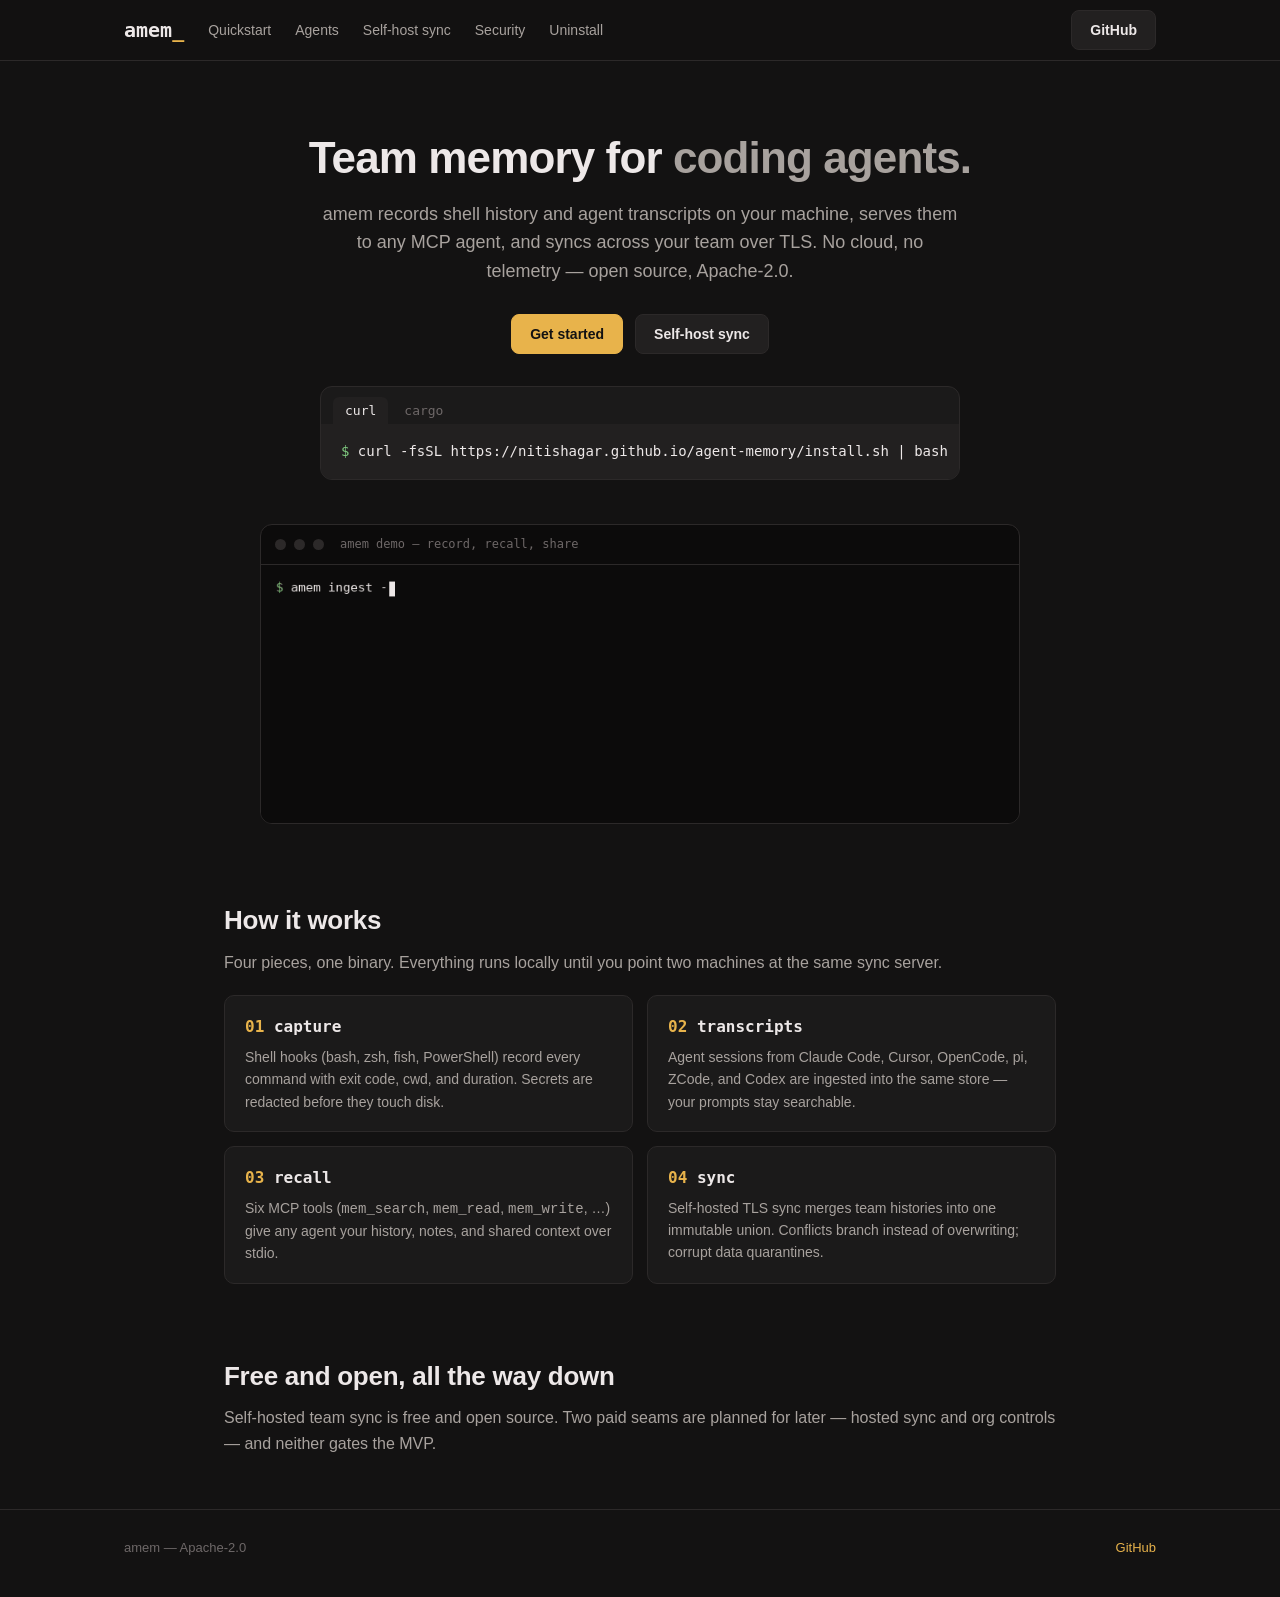
<file: docs/index.html>
<!DOCTYPE html>
<html lang="en">
<head>
<meta charset="utf-8">
<meta name="viewport" content="width=device-width, initial-scale=1">
<title>amem — team memory for coding agents</title>
<meta name="description" content="amem records shell history and agent transcripts on your machine, serves them to any MCP agent, and syncs across your team over TLS. Open source, Apache-2.0.">
<link rel="stylesheet" href="assets/style.css">
</head>
<body>
<nav class="top"><div class="wrap">
  <a class="logo" href="index.html">amem<span>_</span></a>
  <a class="nl" href="quickstart.html">Quickstart</a>
  <a class="nl" href="agents.html">Agents</a>
  <a class="nl" href="self-host.html">Self-host sync</a>
  <a class="nl" href="security.html">Security</a>
  <a class="nl" href="uninstall.html">Uninstall</a>
  <span class="spacer"></span>
  <a class="btn" href="https://github.com/nitishagar/agent-memory">GitHub</a>
</div></nav>

<div class="wrap">
  <div class="hero">
    <h1>Team memory for <span class="dim">coding agents.</span></h1>
    <p class="sub">amem records shell history and agent transcripts on your
    machine, serves them to any MCP agent, and syncs across your team over
    TLS. No cloud, no telemetry — open source, Apache-2.0.</p>
    <div class="cta">
      <a class="btn primary" href="quickstart.html">Get started</a>
      <a class="btn" href="self-host.html">Self-host sync</a>
    </div>
    <div class="install">
      <div class="tabs">
        <button class="active" data-cmd="curl -fsSL https://nitishagar.github.io/agent-memory/install.sh | bash">curl</button>
        <button data-cmd="cargo install --git https://github.com/nitishagar/agent-memory amem-cli">cargo</button>
      </div>
      <pre><span class="prompt">$ </span><span id="cmd">curl -fsSL https://nitishagar.github.io/agent-memory/install.sh | bash</span></pre>
    </div>
    <div class="demo">
      <div class="frame">
        <div class="bar"><span class="dot"></span><span class="dot"></span><span class="dot"></span><span style="margin-left:8px">amem demo — record, recall, share</span></div>
        <img src="assets/demo.gif" alt="Terminal demo: amem records a command, recalls it with search, writes a shared note, and syncs with a teammate">
      </div>
    </div>
  </div>

  <section class="block">
    <h2>How it works</h2>
    <p class="lead">Four pieces, one binary. Everything runs locally until you point two machines at the same sync server.</p>
    <div class="grid">
      <div class="card"><h3><span class="k">01</span> capture</h3><p>Shell hooks (bash, zsh, fish, PowerShell) record every command with exit code, cwd, and duration. Secrets are redacted before they touch disk.</p></div>
      <div class="card"><h3><span class="k">02</span> transcripts</h3><p>Agent sessions from Claude Code, Cursor, OpenCode, pi, ZCode, and Codex are ingested into the same store — your prompts stay searchable.</p></div>
      <div class="card"><h3><span class="k">03</span> recall</h3><p>Six MCP tools (<code>mem_search</code>, <code>mem_read</code>, <code>mem_write</code>, …) give any agent your history, notes, and shared context over stdio.</p></div>
      <div class="card"><h3><span class="k">04</span> sync</h3><p>Self-hosted TLS sync merges team histories into one immutable union. Conflicts branch instead of overwriting; corrupt data quarantines.</p></div>
    </div>
  </section>

  <section class="block">
    <h2>Free and open, all the way down</h2>
    <p class="lead">Self-hosted team sync is free and open source. Two paid seams are planned for later — hosted sync and org controls — and neither gates the MVP.</p>
  </section>
</div>

<footer><div class="wrap">
  <span>amem — Apache-2.0</span><span class="spacer"></span>
  <a href="https://github.com/nitishagar/agent-memory">GitHub</a>
</div></footer>
<script>
document.querySelectorAll('.install .tabs button').forEach(function (b) {
  b.addEventListener('click', function () {
    document.querySelectorAll('.install .tabs button').forEach(function (x) { x.classList.remove('active'); });
    b.classList.add('active');
    document.getElementById('cmd').textContent = b.getAttribute('data-cmd');
  });
});
</script>
</body>
</html>
</file>
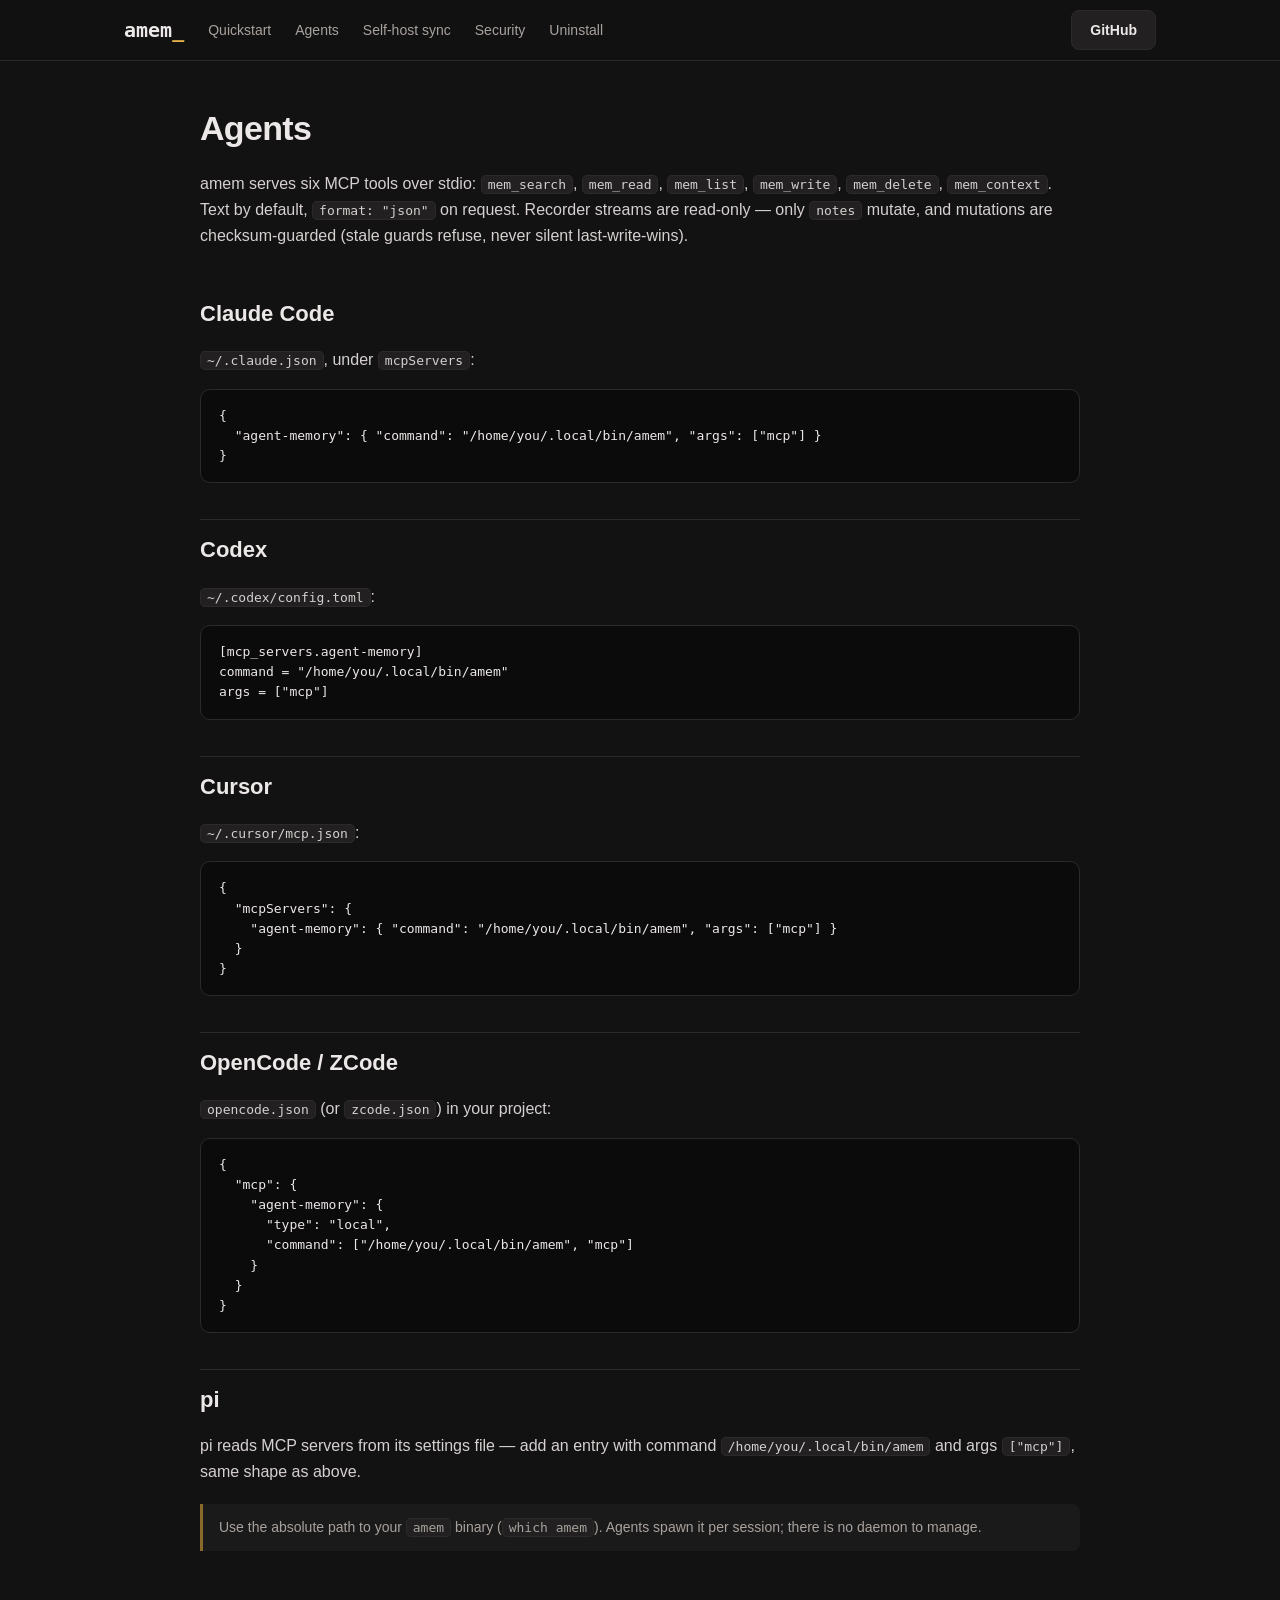
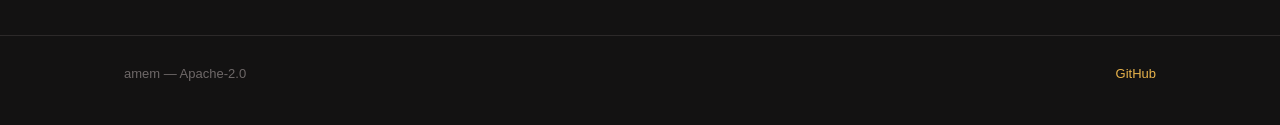
<file: docs/agents.html>
<!DOCTYPE html>
<html lang="en">
<head>
<meta charset="utf-8">
<meta name="viewport" content="width=device-width, initial-scale=1">
<title>Agents — amem</title>
<link rel="stylesheet" href="assets/style.css">
</head>
<body>
<nav class="top"><div class="wrap">
  <a class="logo" href="index.html">amem<span>_</span></a>
  <a class="nl" href="quickstart.html">Quickstart</a>
  <a class="nl" href="agents.html">Agents</a>
  <a class="nl" href="self-host.html">Self-host sync</a>
  <a class="nl" href="security.html">Security</a>
  <a class="nl" href="uninstall.html">Uninstall</a>
  <span class="spacer"></span>
  <a class="btn" href="https://github.com/nitishagar/agent-memory">GitHub</a>
</div></nav>
<div class="wrap page">
<h1>Agents</h1>
<p>amem serves six MCP tools over stdio: <code>mem_search</code>, <code>mem_read</code>,
<code>mem_list</code>, <code>mem_write</code>, <code>mem_delete</code>, <code>mem_context</code>.
Text by default, <code>format: "json"</code> on request. Recorder streams are read-only —
only <code>notes</code> mutate, and mutations are checksum-guarded (stale guards refuse,
never silent last-write-wins).</p>

<h2>Claude Code</h2>
<p><code>~/.claude.json</code>, under <code>mcpServers</code>:</p>
<pre>{
  "agent-memory": { "command": "/home/you/.local/bin/amem", "args": ["mcp"] }
}</pre>

<h2>Codex</h2>
<p><code>~/.codex/config.toml</code>:</p>
<pre>[mcp_servers.agent-memory]
command = "/home/you/.local/bin/amem"
args = ["mcp"]</pre>

<h2>Cursor</h2>
<p><code>~/.cursor/mcp.json</code>:</p>
<pre>{
  "mcpServers": {
    "agent-memory": { "command": "/home/you/.local/bin/amem", "args": ["mcp"] }
  }
}</pre>

<h2>OpenCode / ZCode</h2>
<p><code>opencode.json</code> (or <code>zcode.json</code>) in your project:</p>
<pre>{
  "mcp": {
    "agent-memory": {
      "type": "local",
      "command": ["/home/you/.local/bin/amem", "mcp"]
    }
  }
}</pre>

<h2>pi</h2>
<p>pi reads MCP servers from its settings file — add an entry with command
<code>/home/you/.local/bin/amem</code> and args <code>["mcp"]</code>,
same shape as above.</p>

<div class="note">Use the absolute path to your <code>amem</code> binary
(<code>which amem</code>). Agents spawn it per session; there is no daemon to manage.</div>
</div>
<footer><div class="wrap">
  <span>amem — Apache-2.0</span><span class="spacer"></span>
  <a href="https://github.com/nitishagar/agent-memory">GitHub</a>
</div></footer>
</body>
</html>
</file>
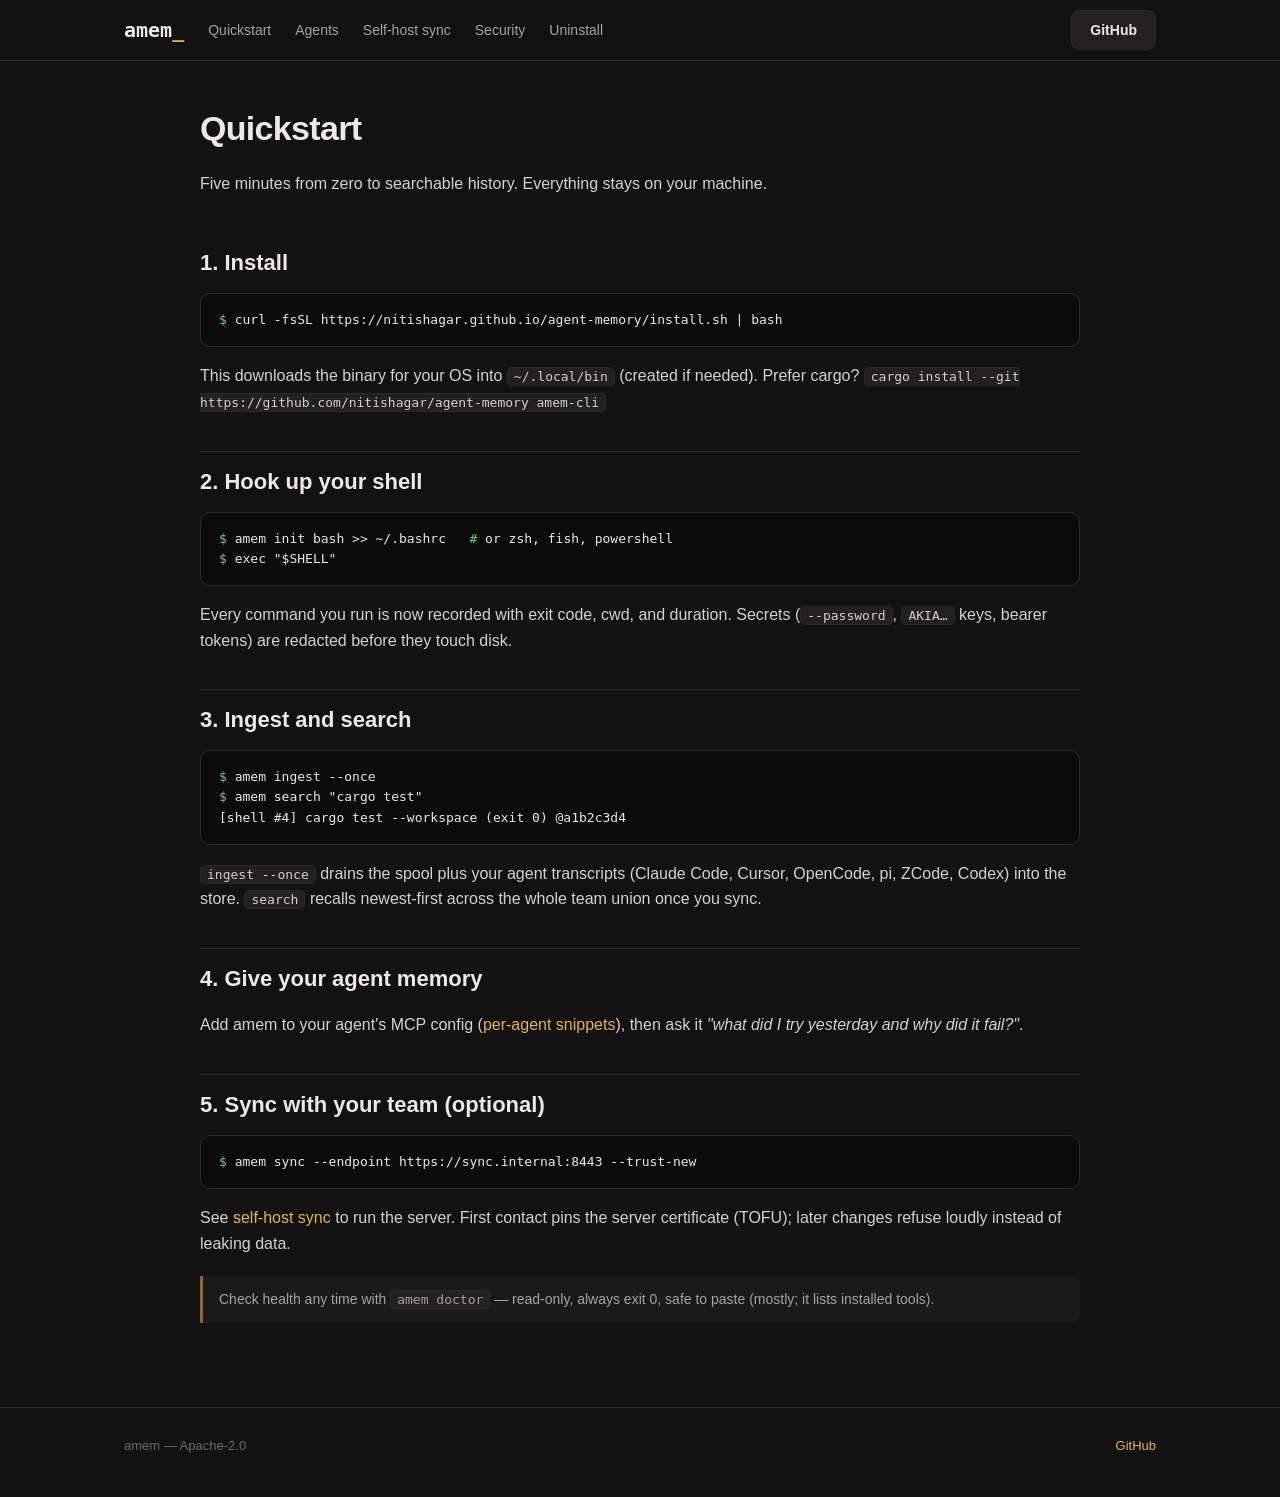
<file: docs/quickstart.html>
<!DOCTYPE html>
<html lang="en">
<head>
<meta charset="utf-8">
<meta name="viewport" content="width=device-width, initial-scale=1">
<title>Quickstart — amem</title>
<link rel="stylesheet" href="assets/style.css">
</head>
<body>
<nav class="top"><div class="wrap">
  <a class="logo" href="index.html">amem<span>_</span></a>
  <a class="nl" href="quickstart.html">Quickstart</a>
  <a class="nl" href="agents.html">Agents</a>
  <a class="nl" href="self-host.html">Self-host sync</a>
  <a class="nl" href="security.html">Security</a>
  <a class="nl" href="uninstall.html">Uninstall</a>
  <span class="spacer"></span>
  <a class="btn" href="https://github.com/nitishagar/agent-memory">GitHub</a>
</div></nav>
<div class="wrap page">
<h1>Quickstart</h1>
<p>Five minutes from zero to searchable history. Everything stays on your machine.</p>

<h2>1. Install</h2>
<pre><span class="prompt">$ </span>curl -fsSL https://nitishagar.github.io/agent-memory/install.sh | bash</pre>
<p>This downloads the binary for your OS into <code>~/.local/bin</code> (created if needed).
Prefer cargo? <code>cargo install --git https://github.com/nitishagar/agent-memory amem-cli</code></p>

<h2>2. Hook up your shell</h2>
<pre><span class="prompt">$ </span>amem init bash &gt;&gt; ~/.bashrc   <span class="prompt">#</span> or zsh, fish, powershell
<span class="prompt">$ </span>exec "$SHELL"</pre>
<p>Every command you run is now recorded with exit code, cwd, and duration.
Secrets (<code>--password</code>, <code>AKIA…</code> keys, bearer tokens) are redacted before they touch disk.</p>

<h2>3. Ingest and search</h2>
<pre><span class="prompt">$ </span>amem ingest --once
<span class="prompt">$ </span>amem search "cargo test"
[shell #4] cargo test --workspace (exit 0) @a1b2c3d4</pre>
<p><code>ingest --once</code> drains the spool plus your agent transcripts
(Claude Code, Cursor, OpenCode, pi, ZCode, Codex) into the store.
<code>search</code> recalls newest-first across the whole team union once you sync.</p>

<h2>4. Give your agent memory</h2>
<p>Add amem to your agent's MCP config (<a href="agents.html">per-agent snippets</a>),
then ask it <em>"what did I try yesterday and why did it fail?"</em>.</p>

<h2>5. Sync with your team (optional)</h2>
<pre><span class="prompt">$ </span>amem sync --endpoint https://sync.internal:8443 --trust-new</pre>
<p>See <a href="self-host.html">self-host sync</a> to run the server. First contact pins the
server certificate (TOFU); later changes refuse loudly instead of leaking data.</p>

<div class="note">Check health any time with <code>amem doctor</code> — read-only, always exit 0, safe to paste (mostly; it lists installed tools).</div>
</div>
<footer><div class="wrap">
  <span>amem — Apache-2.0</span><span class="spacer"></span>
  <a href="https://github.com/nitishagar/agent-memory">GitHub</a>
</div></footer>
</body>
</html>
</file>
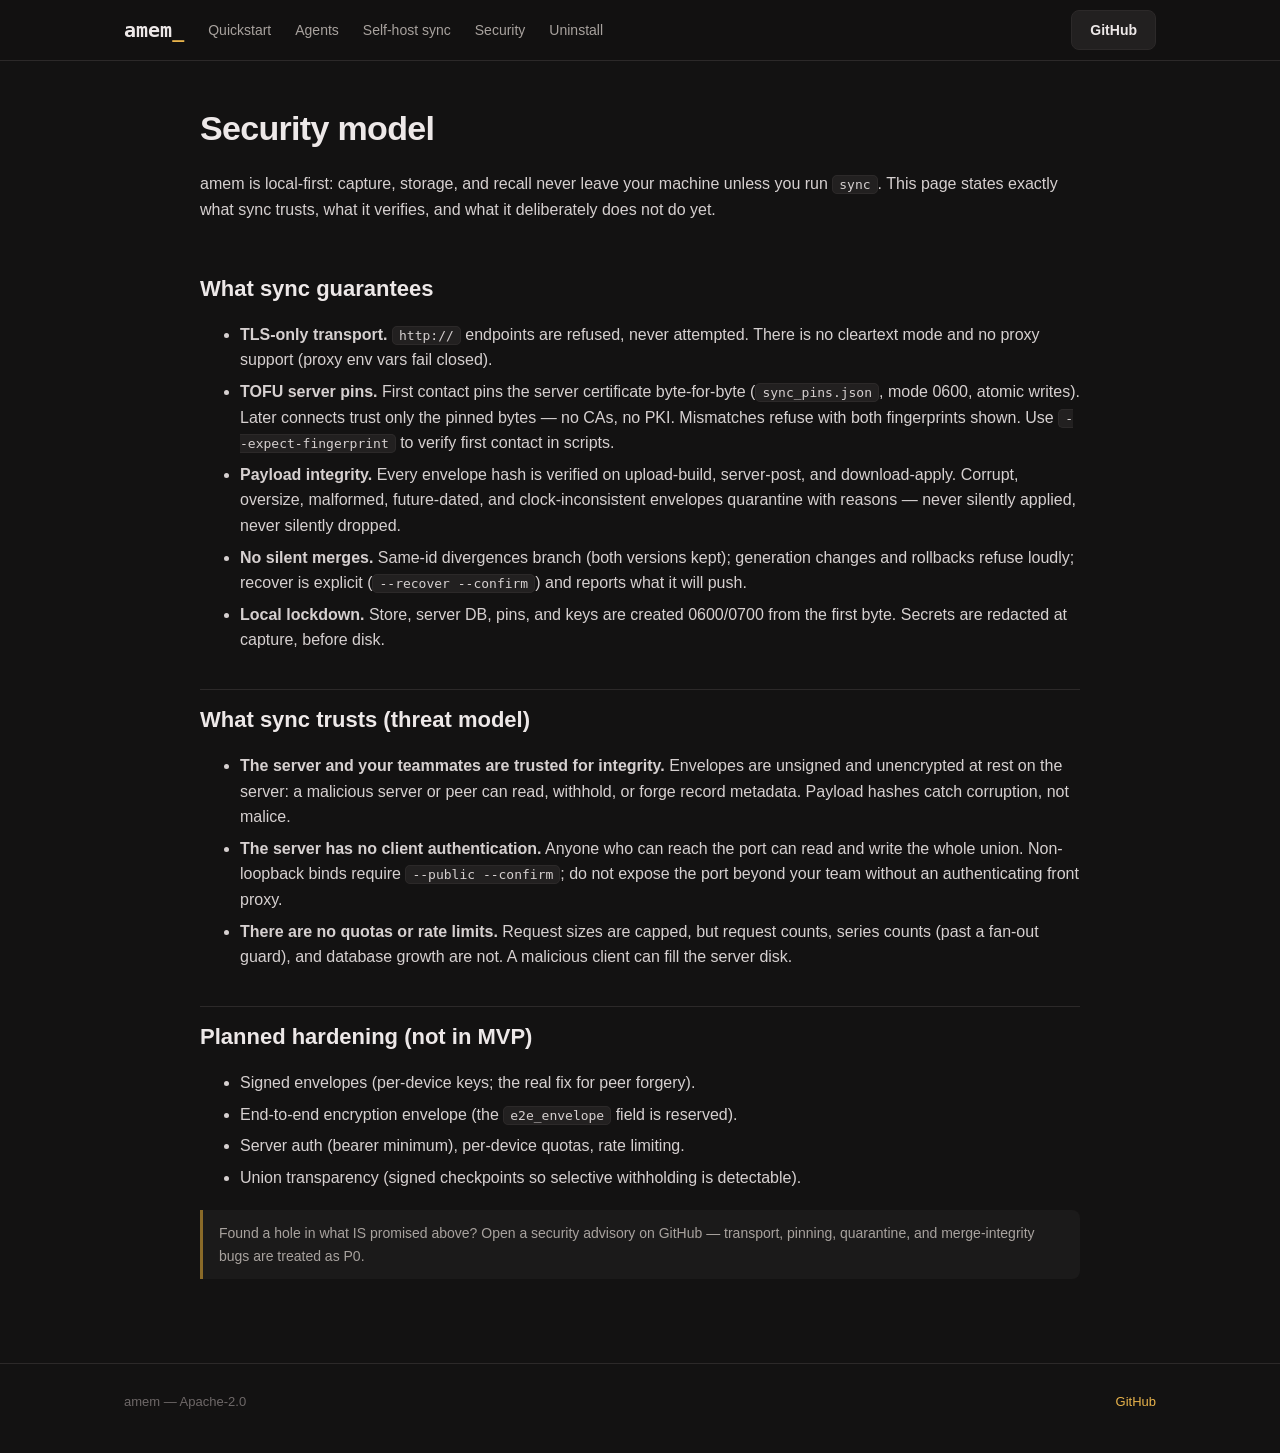
<file: docs/security.html>
<!DOCTYPE html>
<html lang="en">
<head>
<meta charset="utf-8">
<meta name="viewport" content="width=device-width, initial-scale=1">
<title>Security model — amem</title>
<link rel="stylesheet" href="assets/style.css">
</head>
<body>
<nav class="top"><div class="wrap">
  <a class="logo" href="index.html">amem<span>_</span></a>
  <a class="nl" href="quickstart.html">Quickstart</a>
  <a class="nl" href="agents.html">Agents</a>
  <a class="nl" href="self-host.html">Self-host sync</a>
  <a class="nl" href="security.html">Security</a>
  <a class="nl" href="uninstall.html">Uninstall</a>
  <span class="spacer"></span>
  <a class="btn" href="https://github.com/nitishagar/agent-memory">GitHub</a>
</div></nav>
<div class="wrap page">
<h1>Security model</h1>
<p>amem is local-first: capture, storage, and recall never leave your machine
unless you run <code>sync</code>. This page states exactly what sync trusts,
what it verifies, and what it deliberately does not do yet.</p>

<h2>What sync guarantees</h2>
<ul>
<li><strong>TLS-only transport.</strong> <code>http://</code> endpoints are refused, never attempted. There is no cleartext mode and no proxy support (proxy env vars fail closed).</li>
<li><strong>TOFU server pins.</strong> First contact pins the server certificate byte-for-byte (<code>sync_pins.json</code>, mode 0600, atomic writes). Later connects trust only the pinned bytes — no CAs, no PKI. Mismatches refuse with both fingerprints shown. Use <code>--expect-fingerprint</code> to verify first contact in scripts.</li>
<li><strong>Payload integrity.</strong> Every envelope hash is verified on upload-build, server-post, and download-apply. Corrupt, oversize, malformed, future-dated, and clock-inconsistent envelopes quarantine with reasons — never silently applied, never silently dropped.</li>
<li><strong>No silent merges.</strong> Same-id divergences branch (both versions kept); generation changes and rollbacks refuse loudly; recover is explicit (<code>--recover --confirm</code>) and reports what it will push.</li>
<li><strong>Local lockdown.</strong> Store, server DB, pins, and keys are created 0600/0700 from the first byte. Secrets are redacted at capture, before disk.</li>
</ul>

<h2>What sync trusts (threat model)</h2>
<ul>
<li><strong>The server and your teammates are trusted for integrity.</strong> Envelopes are unsigned and unencrypted at rest on the server: a malicious server or peer can read, withhold, or forge record metadata. Payload hashes catch corruption, not malice.</li>
<li><strong>The server has no client authentication.</strong> Anyone who can reach the port can read and write the whole union. Non-loopback binds require <code>--public --confirm</code>; do not expose the port beyond your team without an authenticating front proxy.</li>
<li><strong>There are no quotas or rate limits.</strong> Request sizes are capped, but request counts, series counts (past a fan-out guard), and database growth are not. A malicious client can fill the server disk.</li>
</ul>

<h2>Planned hardening (not in MVP)</h2>
<ul>
<li>Signed envelopes (per-device keys; the real fix for peer forgery).</li>
<li>End-to-end encryption envelope (the <code>e2e_envelope</code> field is reserved).</li>
<li>Server auth (bearer minimum), per-device quotas, rate limiting.</li>
<li>Union transparency (signed checkpoints so selective withholding is detectable).</li>
</ul>

<div class="note">Found a hole in what IS promised above? Open a security advisory on GitHub — transport, pinning, quarantine, and merge-integrity bugs are treated as P0.</div>
</div>
<footer><div class="wrap">
  <span>amem — Apache-2.0</span><span class="spacer"></span>
  <a href="https://github.com/nitishagar/agent-memory">GitHub</a>
</div></footer>
</body>
</html>
</file>
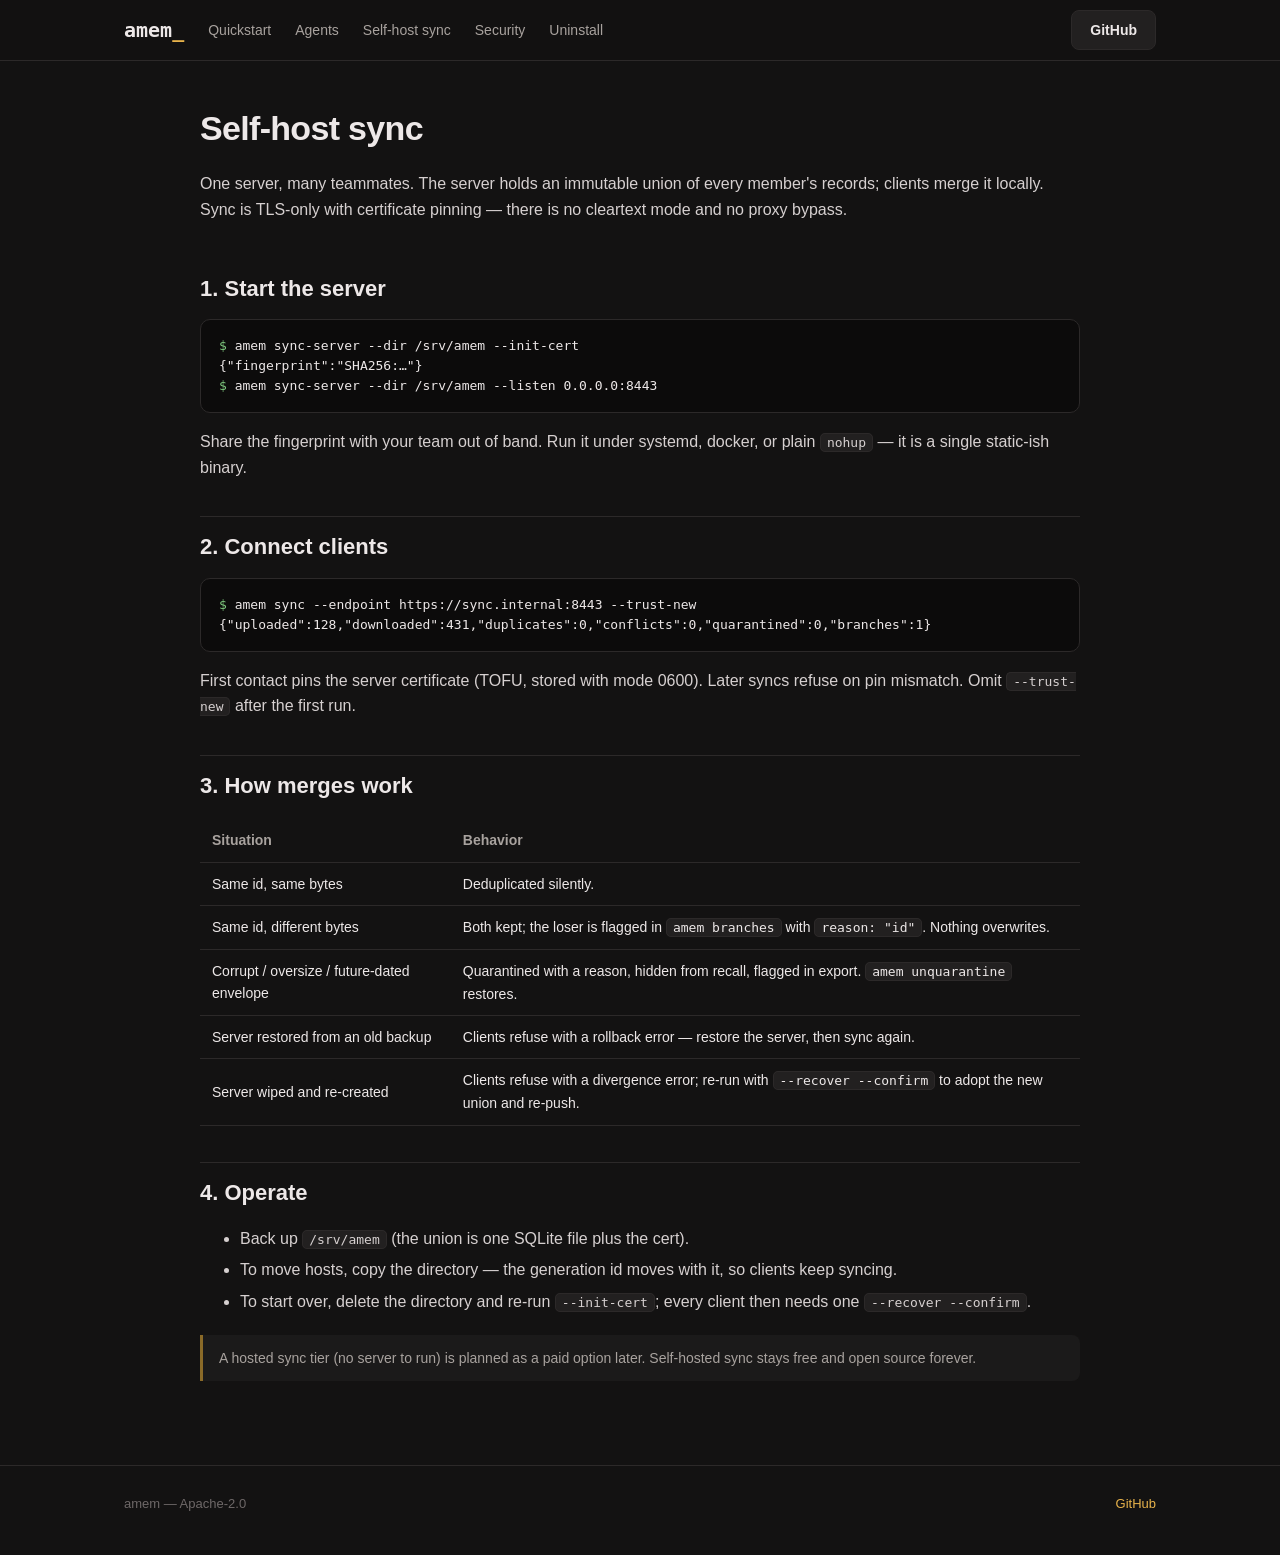
<file: docs/self-host.html>
<!DOCTYPE html>
<html lang="en">
<head>
<meta charset="utf-8">
<meta name="viewport" content="width=device-width, initial-scale=1">
<title>Self-host sync — amem</title>
<link rel="stylesheet" href="assets/style.css">
</head>
<body>
<nav class="top"><div class="wrap">
  <a class="logo" href="index.html">amem<span>_</span></a>
  <a class="nl" href="quickstart.html">Quickstart</a>
  <a class="nl" href="agents.html">Agents</a>
  <a class="nl" href="self-host.html">Self-host sync</a>
  <a class="nl" href="security.html">Security</a>
  <a class="nl" href="uninstall.html">Uninstall</a>
  <span class="spacer"></span>
  <a class="btn" href="https://github.com/nitishagar/agent-memory">GitHub</a>
</div></nav>
<div class="wrap page">
<h1>Self-host sync</h1>
<p>One server, many teammates. The server holds an immutable union of every
member's records; clients merge it locally. Sync is TLS-only with certificate
pinning — there is no cleartext mode and no proxy bypass.</p>

<h2>1. Start the server</h2>
<pre><span class="prompt">$ </span>amem sync-server --dir /srv/amem --init-cert
{"fingerprint":"SHA256:…"}
<span class="prompt">$ </span>amem sync-server --dir /srv/amem --listen 0.0.0.0:8443</pre>
<p>Share the fingerprint with your team out of band. Run it under systemd,
docker, or plain <code>nohup</code> — it is a single static-ish binary.</p>

<h2>2. Connect clients</h2>
<pre><span class="prompt">$ </span>amem sync --endpoint https://sync.internal:8443 --trust-new
{"uploaded":128,"downloaded":431,"duplicates":0,"conflicts":0,"quarantined":0,"branches":1}</pre>
<p>First contact pins the server certificate (TOFU, stored with mode 0600).
Later syncs refuse on pin mismatch. Omit <code>--trust-new</code> after the first run.</p>

<h2>3. How merges work</h2>
<table>
<tr><th>Situation</th><th>Behavior</th></tr>
<tr><td>Same id, same bytes</td><td>Deduplicated silently.</td></tr>
<tr><td>Same id, different bytes</td><td>Both kept; the loser is flagged in <code>amem branches</code> with <code>reason: "id"</code>. Nothing overwrites.</td></tr>
<tr><td>Corrupt / oversize / future-dated envelope</td><td>Quarantined with a reason, hidden from recall, flagged in export. <code>amem unquarantine</code> restores.</td></tr>
<tr><td>Server restored from an old backup</td><td>Clients refuse with a rollback error — restore the server, then sync again.</td></tr>
<tr><td>Server wiped and re-created</td><td>Clients refuse with a divergence error; re-run with <code>--recover --confirm</code> to adopt the new union and re-push.</td></tr>
</table>

<h2>4. Operate</h2>
<ul>
<li>Back up <code>/srv/amem</code> (the union is one SQLite file plus the cert).</li>
<li>To move hosts, copy the directory — the generation id moves with it, so clients keep syncing.</li>
<li>To start over, delete the directory and re-run <code>--init-cert</code>; every client then needs one <code>--recover --confirm</code>.</li>
</ul>

<div class="note">A hosted sync tier (no server to run) is planned as a paid option later. Self-hosted sync stays free and open source forever.</div>
</div>
<footer><div class="wrap">
  <span>amem — Apache-2.0</span><span class="spacer"></span>
  <a href="https://github.com/nitishagar/agent-memory">GitHub</a>
</div></footer>
</body>
</html>
</file>
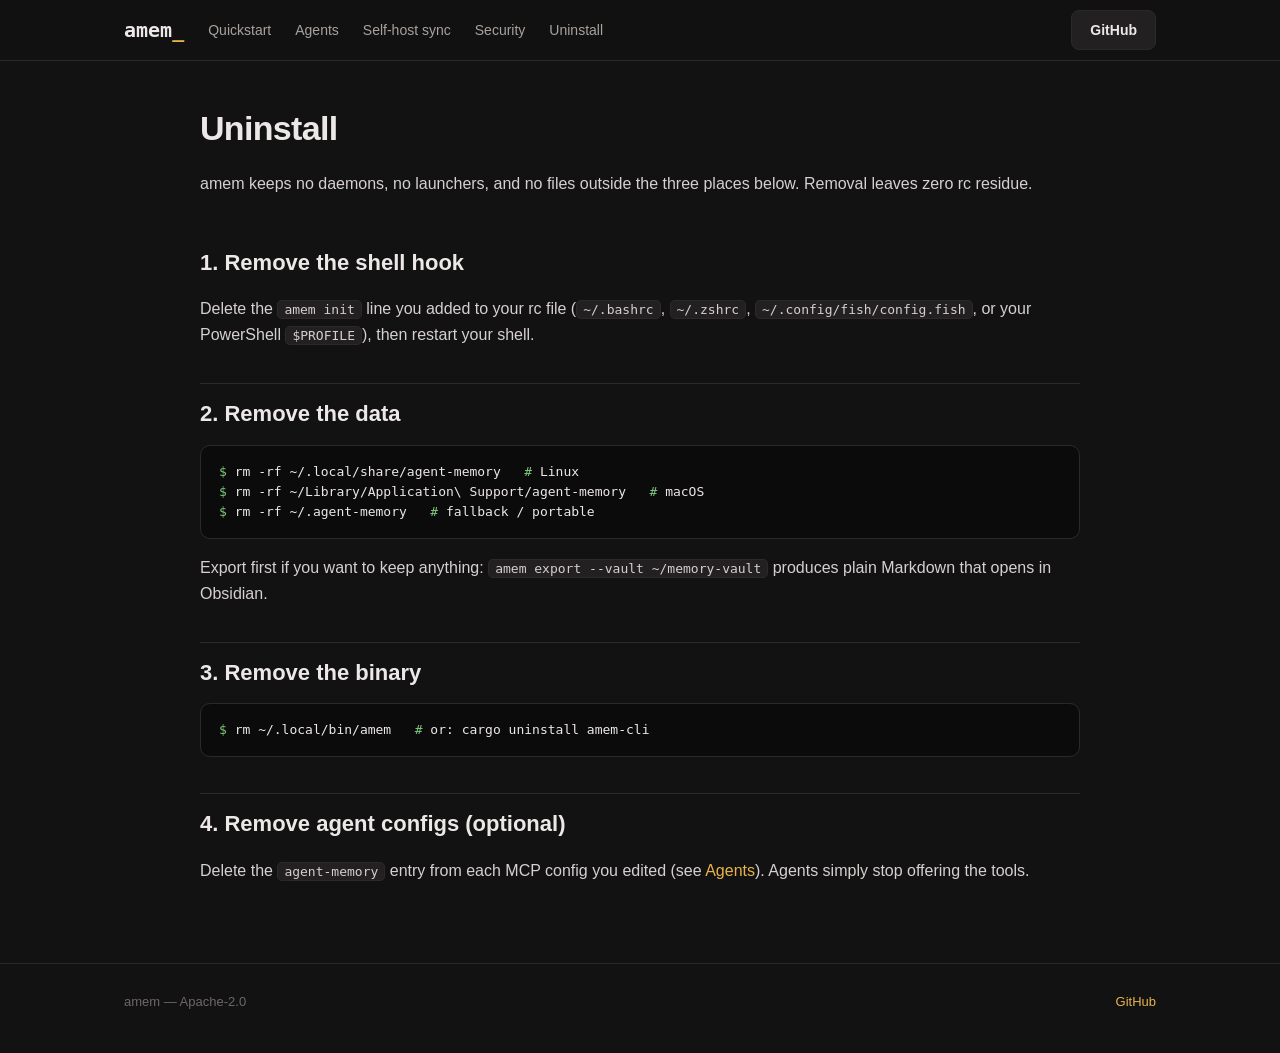
<file: docs/uninstall.html>
<!DOCTYPE html>
<html lang="en">
<head>
<meta charset="utf-8">
<meta name="viewport" content="width=device-width, initial-scale=1">
<title>Uninstall — amem</title>
<link rel="stylesheet" href="assets/style.css">
</head>
<body>
<nav class="top"><div class="wrap">
  <a class="logo" href="index.html">amem<span>_</span></a>
  <a class="nl" href="quickstart.html">Quickstart</a>
  <a class="nl" href="agents.html">Agents</a>
  <a class="nl" href="self-host.html">Self-host sync</a>
  <a class="nl" href="security.html">Security</a>
  <a class="nl" href="uninstall.html">Uninstall</a>
  <span class="spacer"></span>
  <a class="btn" href="https://github.com/nitishagar/agent-memory">GitHub</a>
</div></nav>
<div class="wrap page">
<h1>Uninstall</h1>
<p>amem keeps no daemons, no launchers, and no files outside the three places below.
Removal leaves zero rc residue.</p>

<h2>1. Remove the shell hook</h2>
<p>Delete the <code>amem init</code> line you added to your rc file
(<code>~/.bashrc</code>, <code>~/.zshrc</code>, <code>~/.config/fish/config.fish</code>,
or your PowerShell <code>$PROFILE</code>), then restart your shell.</p>

<h2>2. Remove the data</h2>
<pre><span class="prompt">$ </span>rm -rf ~/.local/share/agent-memory   <span class="prompt">#</span> Linux
<span class="prompt">$ </span>rm -rf ~/Library/Application\ Support/agent-memory   <span class="prompt">#</span> macOS
<span class="prompt">$ </span>rm -rf ~/.agent-memory   <span class="prompt">#</span> fallback / portable</pre>
<p>Export first if you want to keep anything: <code>amem export --vault ~/memory-vault</code>
produces plain Markdown that opens in Obsidian.</p>

<h2>3. Remove the binary</h2>
<pre><span class="prompt">$ </span>rm ~/.local/bin/amem   <span class="prompt">#</span> or: cargo uninstall amem-cli</pre>

<h2>4. Remove agent configs (optional)</h2>
<p>Delete the <code>agent-memory</code> entry from each MCP config you edited
(see <a href="agents.html">Agents</a>). Agents simply stop offering the tools.</p>
</div>
<footer><div class="wrap">
  <span>amem — Apache-2.0</span><span class="spacer"></span>
  <a href="https://github.com/nitishagar/agent-memory">GitHub</a>
</div></footer>
</body>
</html>
</file>
<file: docs/assets/style.css>
/* amem docs — warm near-black theme in the spirit of opencode.ai */
:root {
  --bg: #131212;
  --panel: #1b1a1a;
  --panel-2: #222020;
  --border: #2c2929;
  --fg: #ede8e8;
  --muted: #a8a29e;
  --faint: #6e6868;
  --accent: #e8b34b;
  --accent-dim: #8a6a28;
  --green: #7fc97f;
  --mono: ui-monospace, "SF Mono", "Cascadia Code", "JetBrains Mono",
    Menlo, Consolas, "DejaVu Sans Mono", monospace;
  --sans: -apple-system, BlinkMacSystemFont, "Segoe UI", Inter,
    "Helvetica Neue", Arial, sans-serif;
}
* { box-sizing: border-box; }
body {
  margin: 0;
  background: var(--bg);
  color: var(--fg);
  font-family: var(--sans);
  line-height: 1.6;
  -webkit-font-smoothing: antialiased;
}
a { color: var(--accent); text-decoration: none; }
a:hover { text-decoration: underline; }
.wrap { max-width: 880px; margin: 0 auto; padding: 0 24px; }
nav.top {
  border-bottom: 1px solid var(--border);
  position: sticky; top: 0;
  background: rgba(19, 18, 18, 0.92);
  backdrop-filter: blur(8px);
  z-index: 10;
}
nav.top .wrap {
  display: flex; align-items: center; gap: 24px;
  height: 60px; max-width: 1080px;
}
.logo { font-family: var(--mono); font-weight: 700; font-size: 20px; color: var(--fg); }
.logo span { color: var(--accent); }
nav.top a.nl { color: var(--muted); font-size: 14px; }
nav.top a.nl:hover { color: var(--fg); text-decoration: none; }
nav.top .spacer { flex: 1; }
.btn {
  display: inline-block;
  border: 1px solid var(--border);
  background: var(--panel-2);
  color: var(--fg);
  padding: 8px 18px; border-radius: 8px;
  font-size: 14px; font-weight: 600;
}
.btn:hover { border-color: var(--accent-dim); text-decoration: none; }
.btn.primary { background: var(--accent); border-color: var(--accent); color: #131212; }
.hero { padding: 72px 0 40px; text-align: center; }
.hero h1 { font-size: 44px; line-height: 1.15; margin: 0 0 16px; letter-spacing: -0.02em; }
.hero h1 .dim { color: var(--muted); }
.hero p.sub { color: var(--muted); font-size: 18px; max-width: 640px; margin: 0 auto 28px; }
.hero .cta { display: flex; gap: 12px; justify-content: center; }
.install {
  background: var(--panel);
  border: 1px solid var(--border);
  border-radius: 12px;
  margin: 32px auto 0; max-width: 640px;
  text-align: left; overflow: hidden;
}
.install .tabs { display: flex; gap: 4px; padding: 10px 12px 0; }
.install .tabs button {
  background: none; border: none; color: var(--faint);
  font-family: var(--mono); font-size: 13px;
  padding: 6px 12px; cursor: pointer; border-radius: 6px 6px 0 0;
}
.install .tabs button.active { background: var(--panel-2); color: var(--fg); }
.install pre {
  margin: 0; padding: 16px 20px;
  background: var(--panel-2);
  font-family: var(--mono); font-size: 14px;
  overflow-x: auto; white-space: pre;
}
.install pre .prompt { color: var(--green); user-select: none; }
.demo { margin: 44px auto 0; max-width: 760px; }
.demo .frame {
  border: 1px solid var(--border);
  border-radius: 12px; overflow: hidden;
  background: #0c0b0b;
}
.demo .bar {
  display: flex; gap: 8px; align-items: center;
  padding: 10px 14px;
  border-bottom: 1px solid var(--border);
  font-family: var(--mono); font-size: 12px; color: var(--faint);
}
.demo .dot { width: 11px; height: 11px; border-radius: 50%; background: var(--border); }
.demo img { display: block; width: 100%; height: auto; }
section.block { padding: 36px 0; }
section.block h2 { font-size: 26px; margin: 0 0 8px; letter-spacing: -0.01em; }
section.block p.lead { color: var(--muted); margin-top: 0; }
.grid { display: grid; grid-template-columns: 1fr 1fr; gap: 14px; margin-top: 20px; }
.card {
  border: 1px solid var(--border);
  border-radius: 10px; padding: 18px 20px;
  background: var(--panel);
}
.card h3 { margin: 0 0 6px; font-size: 16px; font-family: var(--mono); }
.card h3 .k { color: var(--accent); }
.card p { margin: 0; color: var(--muted); font-size: 14px; }
.page { padding: 40px 0 64px; }
.page h1 { font-size: 34px; margin: 0 0 8px; letter-spacing: -0.02em; }
.page h2 { font-size: 22px; margin: 36px 0 8px; padding-top: 12px; border-top: 1px solid var(--border); }
.page h2:first-of-type { border-top: none; }
.page p, .page li { color: #d6d0d0; }
.page li { margin-bottom: 6px; }
.page code, td code {
  font-family: var(--mono); font-size: 13px;
  background: var(--panel-2);
  border: 1px solid var(--border);
  border-radius: 5px; padding: 1px 6px;
}
.page pre {
  background: #0c0b0b;
  border: 1px solid var(--border);
  border-radius: 10px; padding: 16px 18px;
  overflow-x: auto;
  font-family: var(--mono); font-size: 13px; line-height: 1.55;
}
.page pre .prompt { color: var(--green); user-select: none; }
.page table { width: 100%; border-collapse: collapse; margin: 16px 0; font-size: 14px; }
.page th, .page td { text-align: left; padding: 10px 12px; border-bottom: 1px solid var(--border); }
.page th { color: var(--muted); font-weight: 600; }
.note {
  border-left: 3px solid var(--accent-dim);
  background: var(--panel);
  padding: 12px 16px; border-radius: 0 8px 8px 0;
  margin: 20px 0; font-size: 14px; color: var(--muted);
}
footer {
  border-top: 1px solid var(--border);
  padding: 28px 0 40px; color: var(--faint); font-size: 13px;
}
footer .wrap { display: flex; gap: 24px; max-width: 1080px; }
footer .spacer { flex: 1; }
@media (max-width: 640px) {
  .hero h1 { font-size: 32px; }
  .grid { grid-template-columns: 1fr; }
  nav.top a.nl { display: none; }
}
</file>
